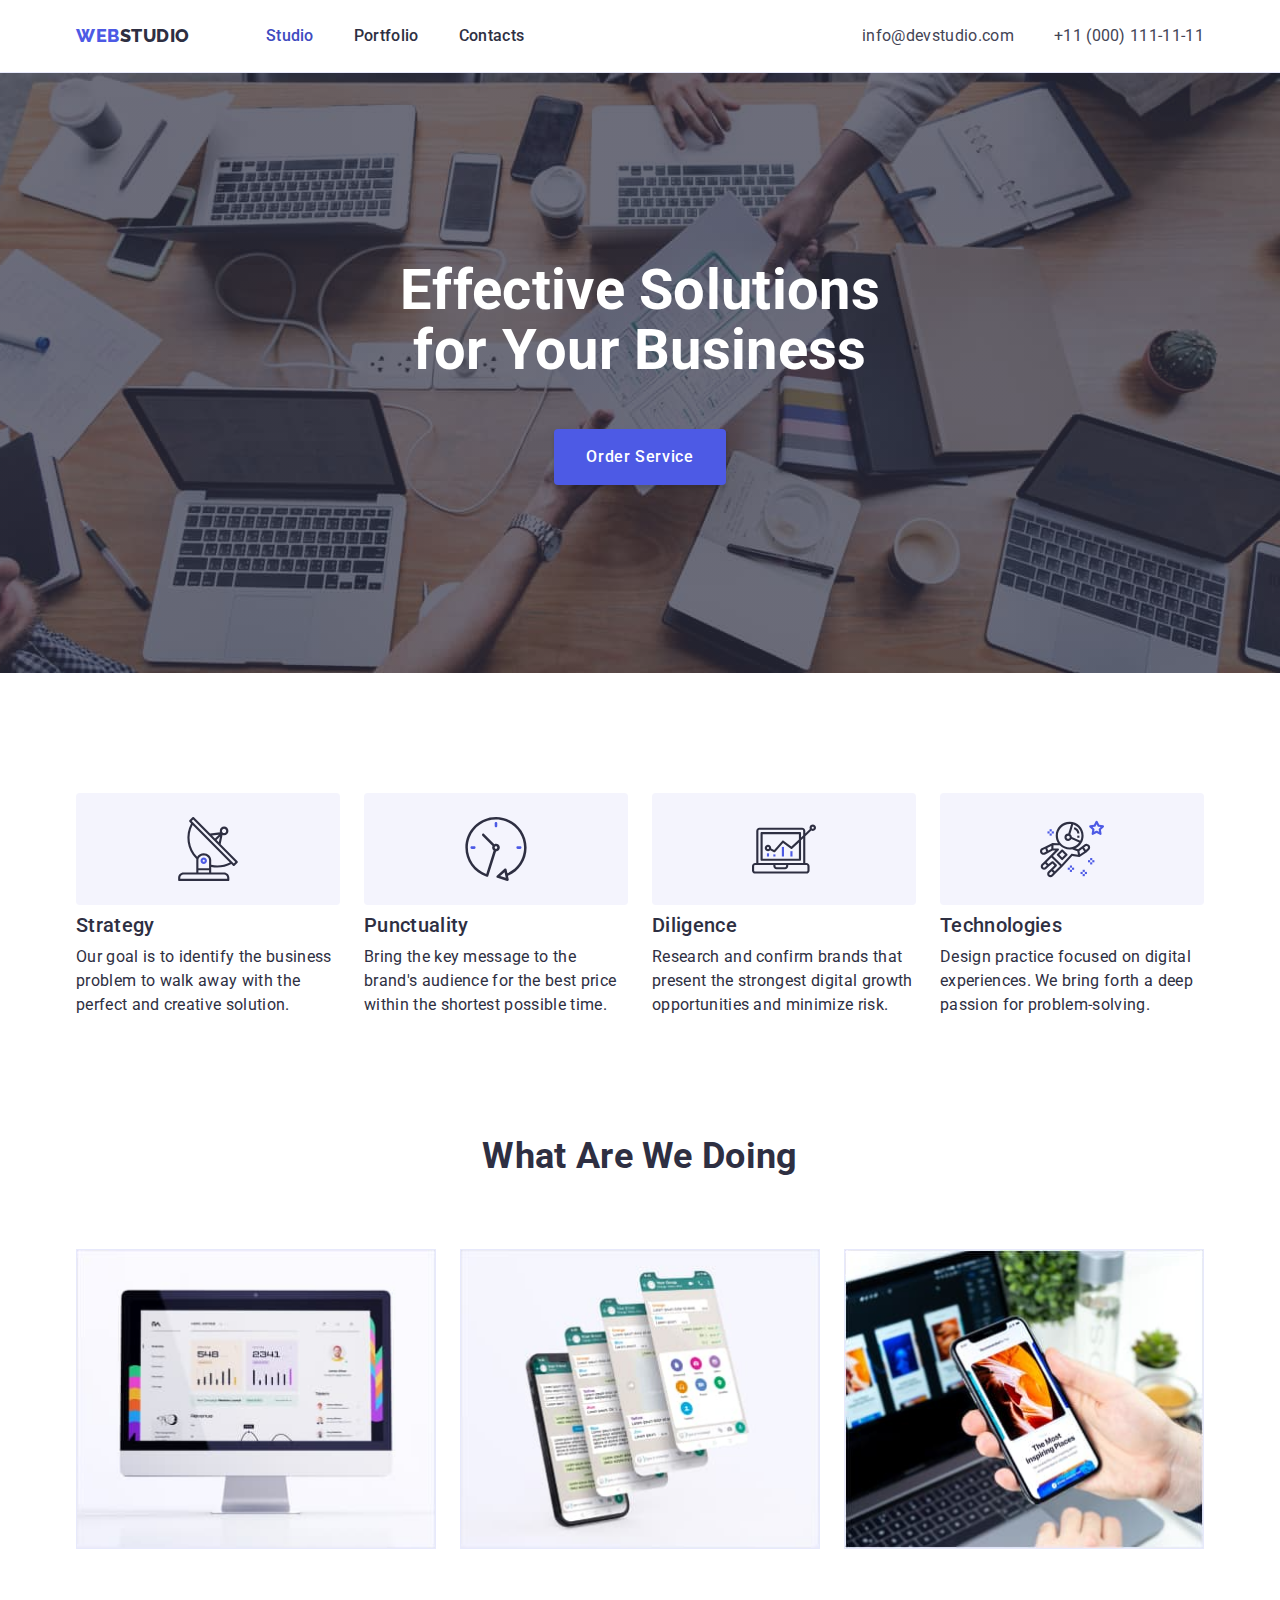
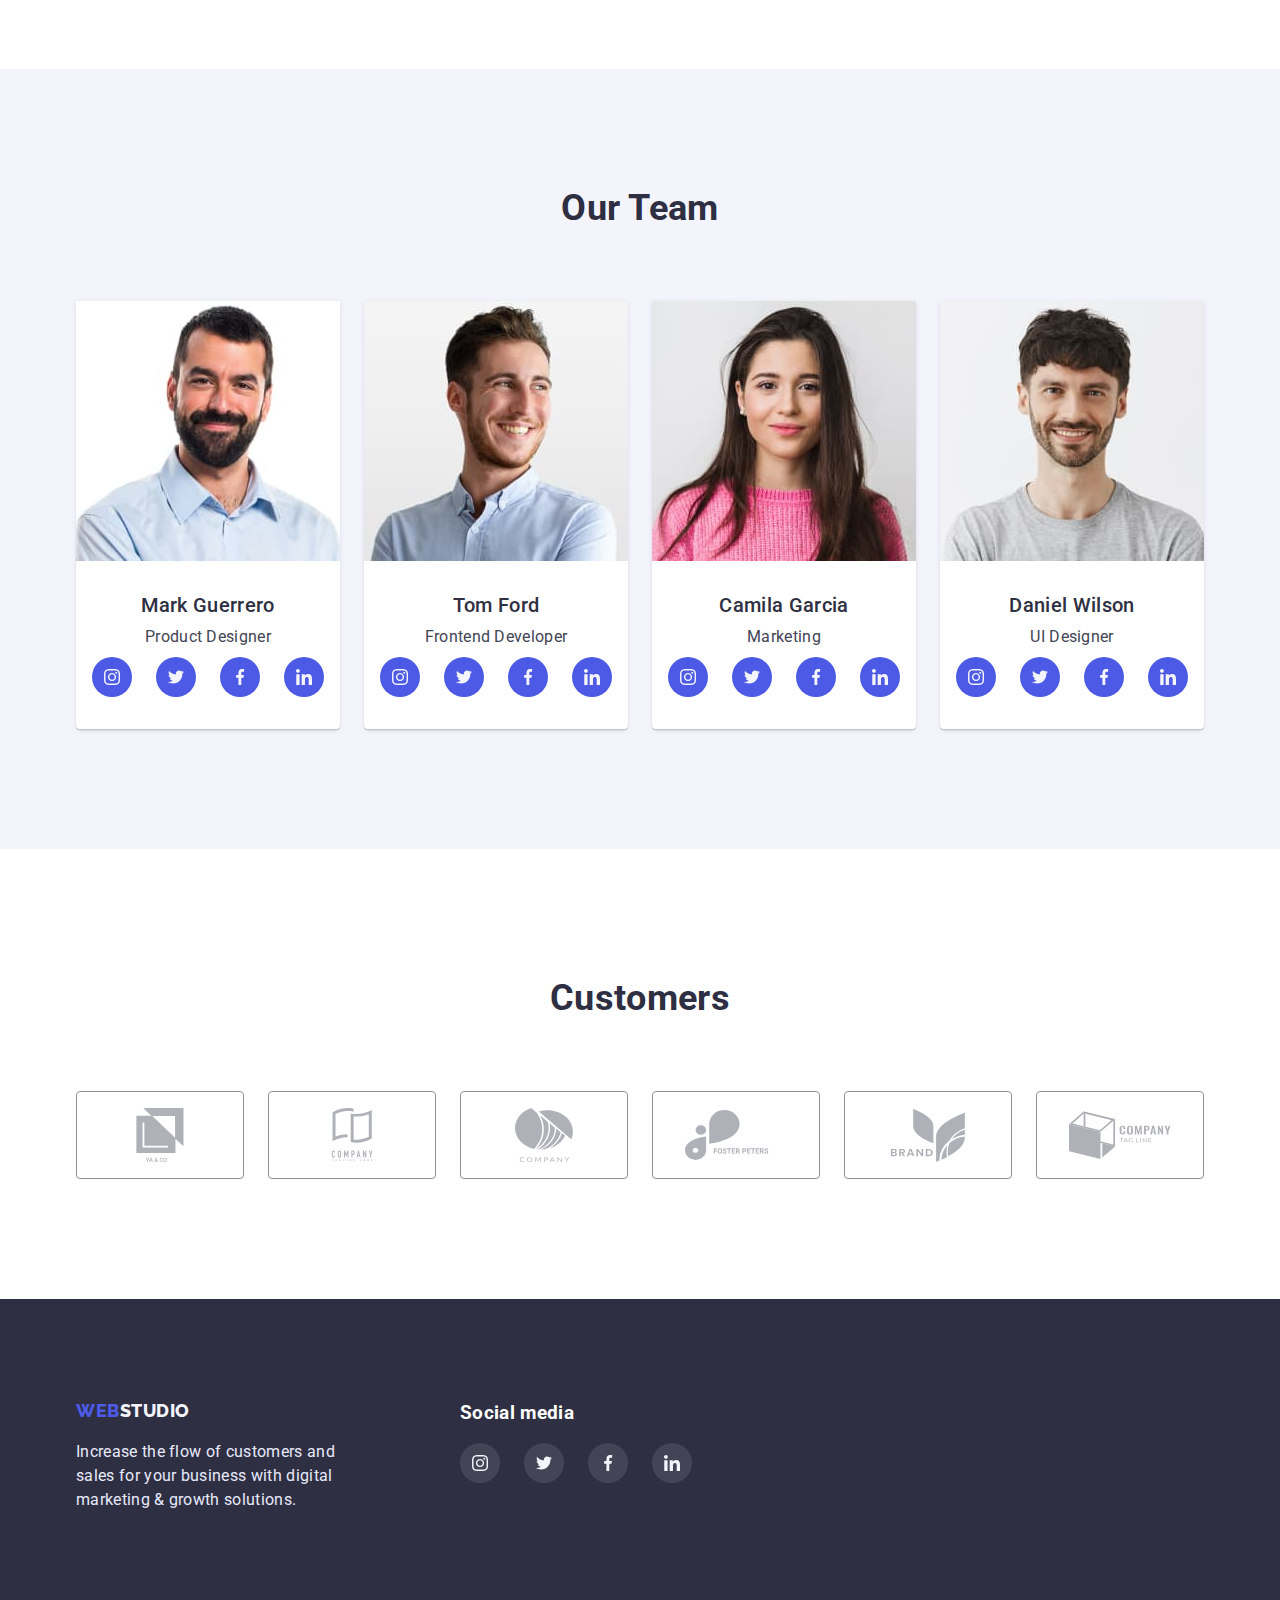
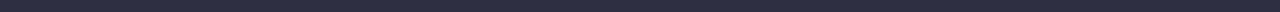
<file: index.html>
<!DOCTYPE html>
<html lang="en">
  <head>
    <meta charset="UTF-8" />
    <meta http-equiv="X-UA-Compatible" content="IE=edge" />
    <meta name="viewport" content="width=device-width, initial-scale=1.0" />

    <title>WebStudio</title>

    <link rel="preconnect" href="https://fonts.googleapis.com" />
    <link rel="preconnect" href="https://fonts.gstatic.com" crossorigin />
    <link
      href="https://fonts.googleapis.com/css2?family=Raleway:wght@800&family=Roboto:wght@400;500;700;900&display=swap"
      rel="stylesheet"
    />
    <link
      rel="stylesheet"
      href="https://cdnjs.cloudflare.com/ajax/libs/modern-normalize/1.1.0/modern-normalize.min.css"
    />

    <link rel="stylesheet" href="./css/styles.css" />
  </head>

  <body>
    <!--header-->
    <header class="header-page">
      <div class="container navi">
        <nav class="header-nav">
          <a href="./index.html" class="logo-studio"
            ><span class="logo-web">Web</span>Studio
          </a>

          <ul class="list-cast navigation">
            <li class="nav-item">
              <a href="./index.html" class="site-nav current">Studio</a>
            </li>
            <li class="nav-item">
              <a href="./portfolio.html" class="site-nav">Portfolio</a>
            </li>
            <li class="nav-item"><a href="#" class="site-nav">Contacts</a></li>
          </ul>
        </nav>
        <address class="nav-adress">
          <ul class="list-cast navigation">
            <li class="nav-adress">
              <a href="mailto:info@devstudio.com" class="email-tell"
                >info@devstudio.com</a
              >
            </li>
            <li class="nav-adress">
              <a href="tel:+110001111111" class="email-tell"
                >+11 (000) 111-11-11</a
              >
            </li>
          </ul>
        </address>
      </div>
    </header>
    <!-- Main-->
    <main>
      <!--Section 1-->
      <section class="hero">
        <div class="container">
          <h1 class="title-main-hero">
            Effective Solutions <br />
            for Your Business
          </h1>
          <button type="button" class="but-hero">Order Service</button>
        </div>
      </section>

      <!--Section 2-->
      <section class="general">
        <div class="container">
          <h2 class="visually-hidden">Coment fyture</h2>
          <ul class="list-cast general-list">
            <li class="general-item icon-antenna">
              <h3 class="general-info">Strategy</h3>
              <p class="general-paragraph">
                Our goal is to identify the business problem to walk away with
                the perfect and creative solution.
              </p>
            </li>

            <li class="general-item icon-clock">
              <h3 class="general-info">Punctuality</h3>
              <p class="general-paragraph">
                Bring the key message to the brand's audience for the best price
                within the shortest possible time.
              </p>
            </li>

            <li class="general-item icon-diagram">
              <h3 class="general-info">Diligence</h3>
              <p class="general-paragraph">
                Research and confirm brands that present the strongest digital
                growth opportunities and minimize risk.
              </p>
            </li>

            <li class="general-item icon-astronaut">
              <h3 class="general-info">Technologies</h3>
              <p class="general-paragraph">
                Design practice focused on digital experiences. We bring forth a
                deep passion for problem-solving.
              </p>
            </li>
          </ul>
        </div>
      </section>

      <!--Section work 3-->
      <section class="work">
        <div class="container">
          <h2 class="title-section-work">What are we doing</h2>
          <ul class="list-cast work-img">
            <li class="work-item">
              <img
                src="./images/img1.jpg"
                class="section-work-img"
                width="360"
                height="300"
                alt="computer"
              />
            </li>

            <li class="work-item">
              <img
                src="./images/img2.jpg"
                class="section-work-img"
                width="360"
                height="300"
                alt="phone"
              />
            </li>

            <li class="work-item">
              <img
                src="./images/img3.jpg"
                class="section-work-img"
                width="360"
                height="300"
                alt="computer-phone"
              />
            </li>
          </ul>
        </div>
      </section>

      <!--Section 4-->
      <section class="team">
        <div class="container">
          <h2 class="about-team">Our Team</h2>
          <ul class="list-cast about-person">
            <li class="list-person">
              <img
                src="./images/mark.jpg"
                width="264"
                height="260"
                alt="mark"
              />
              <div class="person-name-work">
                <h3 class="title-name">Mark Guerrero</h3>
                <p class="profession">Product Designer</p>
                <ul class="list-cast social-list">
                  <li class="social-item">
                    <a href="#" class="social-link">
                      <svg class="social-icon">
                        <use
                          href="./images/symbol-defs.svg#icon-instagram"
                        ></use>
                      </svg>
                    </a>
                  </li>

                  <li class="social-item">
                    <a href="#" class="social-link">
                      <svg class="social-icon">
                        <use href="./images/symbol-defs.svg#icon-twitter"></use>
                      </svg>
                    </a>
                  </li>

                  <li class="social-item">
                    <a href="#" class="social-link">
                      <svg class="social-icon">
                        <use
                          href="./images/symbol-defs.svg#icon-facebook"
                        ></use>
                      </svg>
                    </a>
                  </li>

                  <li class="social-item">
                    <a href="#" class="social-link">
                      <svg class="social-icon">
                        <use
                          href="./images/symbol-defs.svg#icon-linkedin"
                        ></use>
                      </svg>
                    </a>
                  </li>
                </ul>
              </div>
            </li>

            <li class="list-person">
              <img src="./images/tom.jpg" width="264" height="260" alt="tom" />
              <div class="person-name-work">
                <h3 class="title-name">Tom Ford</h3>
                <p class="profession">Frontend Developer</p>
                <ul class="list-cast social-list">
                  <li class="social-item">
                    <a href="#" class="social-link">
                      <svg class="social-icon">
                        <use
                          href="./images/symbol-defs.svg#icon-instagram"
                        ></use>
                      </svg>
                    </a>
                  </li>

                  <li class="social-item">
                    <a href="#" class="social-link">
                      <svg class="social-icon">
                        <use href="./images/symbol-defs.svg#icon-twitter"></use>
                      </svg>
                    </a>
                  </li>

                  <li class="social-item">
                    <a href="#" class="social-link">
                      <svg class="social-icon">
                        <use
                          href="./images/symbol-defs.svg#icon-facebook"
                        ></use>
                      </svg>
                    </a>
                  </li>

                  <li class="social-item">
                    <a href="#" class="social-link">
                      <svg class="social-icon">
                        <use
                          href="./images/symbol-defs.svg#icon-linkedin"
                        ></use>
                      </svg>
                    </a>
                  </li>
                </ul>
              </div>
            </li>

            <li class="list-person">
              <img
                src="./images/camila.jpg"
                width="264"
                height="260"
                alt="camila"
              />
              <div class="person-name-work">
                <h3 class="title-name">Camila Garcia</h3>
                <p class="profession">Marketing</p>
                <ul class="list-cast social-list">
                  <li class="social-item">
                    <a href="#" class="social-link">
                      <svg class="social-icon">
                        <use
                          href="./images/symbol-defs.svg#icon-instagram"
                        ></use>
                      </svg>
                    </a>
                  </li>

                  <li class="social-item">
                    <a href="#" class="social-link">
                      <svg class="social-icon">
                        <use href="./images/symbol-defs.svg#icon-twitter"></use>
                      </svg>
                    </a>
                  </li>

                  <li class="social-item">
                    <a href="#" class="social-link">
                      <svg class="social-icon">
                        <use
                          href="./images/symbol-defs.svg#icon-facebook"
                        ></use>
                      </svg>
                    </a>
                  </li>

                  <li class="social-item">
                    <a href="#" class="social-link">
                      <svg class="social-icon">
                        <use
                          href="./images/symbol-defs.svg#icon-linkedin"
                        ></use>
                      </svg>
                    </a>
                  </li>
                </ul>
              </div>
            </li>

            <li class="list-person">
              <img
                src="./images/daniel.jpg"
                width="264"
                height="260"
                alt="daniel"
              />
              <div class="person-name-work">
                <h3 class="title-name">Daniel Wilson</h3>
                <p class="profession">UI Designer</p>
                <ul class="list-cast social-list">
                  <li class="social-item">
                    <a href="#" class="social-link">
                      <svg class="social-icon">
                        <use
                          href="./images/symbol-defs.svg#icon-instagram"
                        ></use>
                      </svg>
                    </a>
                  </li>

                  <li class="social-item">
                    <a href="#" class="social-link">
                      <svg class="social-icon">
                        <use href="./images/symbol-defs.svg#icon-twitter"></use>
                      </svg>
                    </a>
                  </li>

                  <li class="social-item">
                    <a href="#" class="social-link">
                      <svg class="social-icon">
                        <use
                          href="./images/symbol-defs.svg#icon-facebook"
                        ></use>
                      </svg>
                    </a>
                  </li>

                  <li class="social-item">
                    <a href="#" class="social-link">
                      <svg class="social-icon">
                        <use
                          href="./images/symbol-defs.svg#icon-linkedin"
                        ></use>
                      </svg>
                    </a>
                  </li>
                </ul>
              </div>
            </li>
          </ul>
        </div>
      </section>
      <!-- Section 5 -->
      <section class="about-customers">
        <div class="container">
          <h2 class="customers">Customers</h2>
          <ul class="list-cast customers-list">
            <li class="customers-list-item">
              <a href="#" class="customer-link">
                <svg class="customers-icon">
                  <use href="./images/symbol-defs.svg#icon-ya-co"></use>
                </svg>
              </a>
            </li>

            <li class="customers-list-item">
              <a href="#" class="customers-link">
                <svg class="customers-icon">
                  <use
                    href="./images/symbol-defs.svg#icon-company-tagline-here"
                  ></use>
                </svg>
              </a>
            </li>

            <li class="customers-list-item">
              <a href="#" class="customer-link">
                <svg class="customers-icon">
                  <use href="./images/symbol-defs.svg#icon-company"></use>
                </svg>
              </a>
            </li>

            <li class="customers-list-item">
              <a href="#" class="customer-link">
                <svg class="customers-icon">
                  <use href="./images/symbol-defs.svg#icon-foster-peters"></use>
                </svg>
              </a>
            </li>

            <li class="customers-list-item">
              <a href="#" class="customer-link">
                <svg class="customers-icon">
                  <use href="./images/symbol-defs.svg#icon-brand"></use>
                </svg>
              </a>
            </li>

            <li class="customers-list-item">
              <a href="#" class="customer-link">
                <svg class="customers-icon">
                  <use
                    href="./images/symbol-defs.svg#icon-company-tag-line"
                  ></use>
                </svg>
              </a>
            </li>
          </ul>
        </div>
      </section>
    </main>

    <!-- Foter-->
    <footer class="fon-foot">
      <div class="container container-foot">
        <div class="foot-content">
          <a href="./index.html" class="logo-studio-lihgt"
            ><span class="logo-web">Web</span>Studio</a
          >
          <p class="text-footer">
            Increase the flow of customers and sales for your business with
            digital marketing & growth solutions.
          </p>
        </div>
        <div class="social-media">
          <h3 class="foot-media">Social media</h3>
          <ul class="list-cast social-list">
            <li class="social-item">
              <a href="#" class="social-link-foot">
                <svg class="social-icon">
                  <use href="./images/symbol-defs.svg#icon-instagram"></use>
                </svg>
              </a>
            </li>

            <li class="social-item">
              <a href="#" class="social-link-foot">
                <svg class="social-icon">
                  <use href="./images/symbol-defs.svg#icon-twitter"></use>
                </svg>
              </a>
            </li>

            <li class="social-item">
              <a href="#" class="social-link-foot">
                <svg class="social-icon">
                  <use href="./images/symbol-defs.svg#icon-facebook"></use>
                </svg>
              </a>
            </li>

            <li class="social-item">
              <a href="#" class="social-link-foot">
                <svg class="social-icon">
                  <use href="./images/symbol-defs.svg#icon-linkedin"></use>
                </svg>
              </a>
            </li>
          </ul>
        </div>
      </div>
    </footer>
  </body>
</html>
</file>
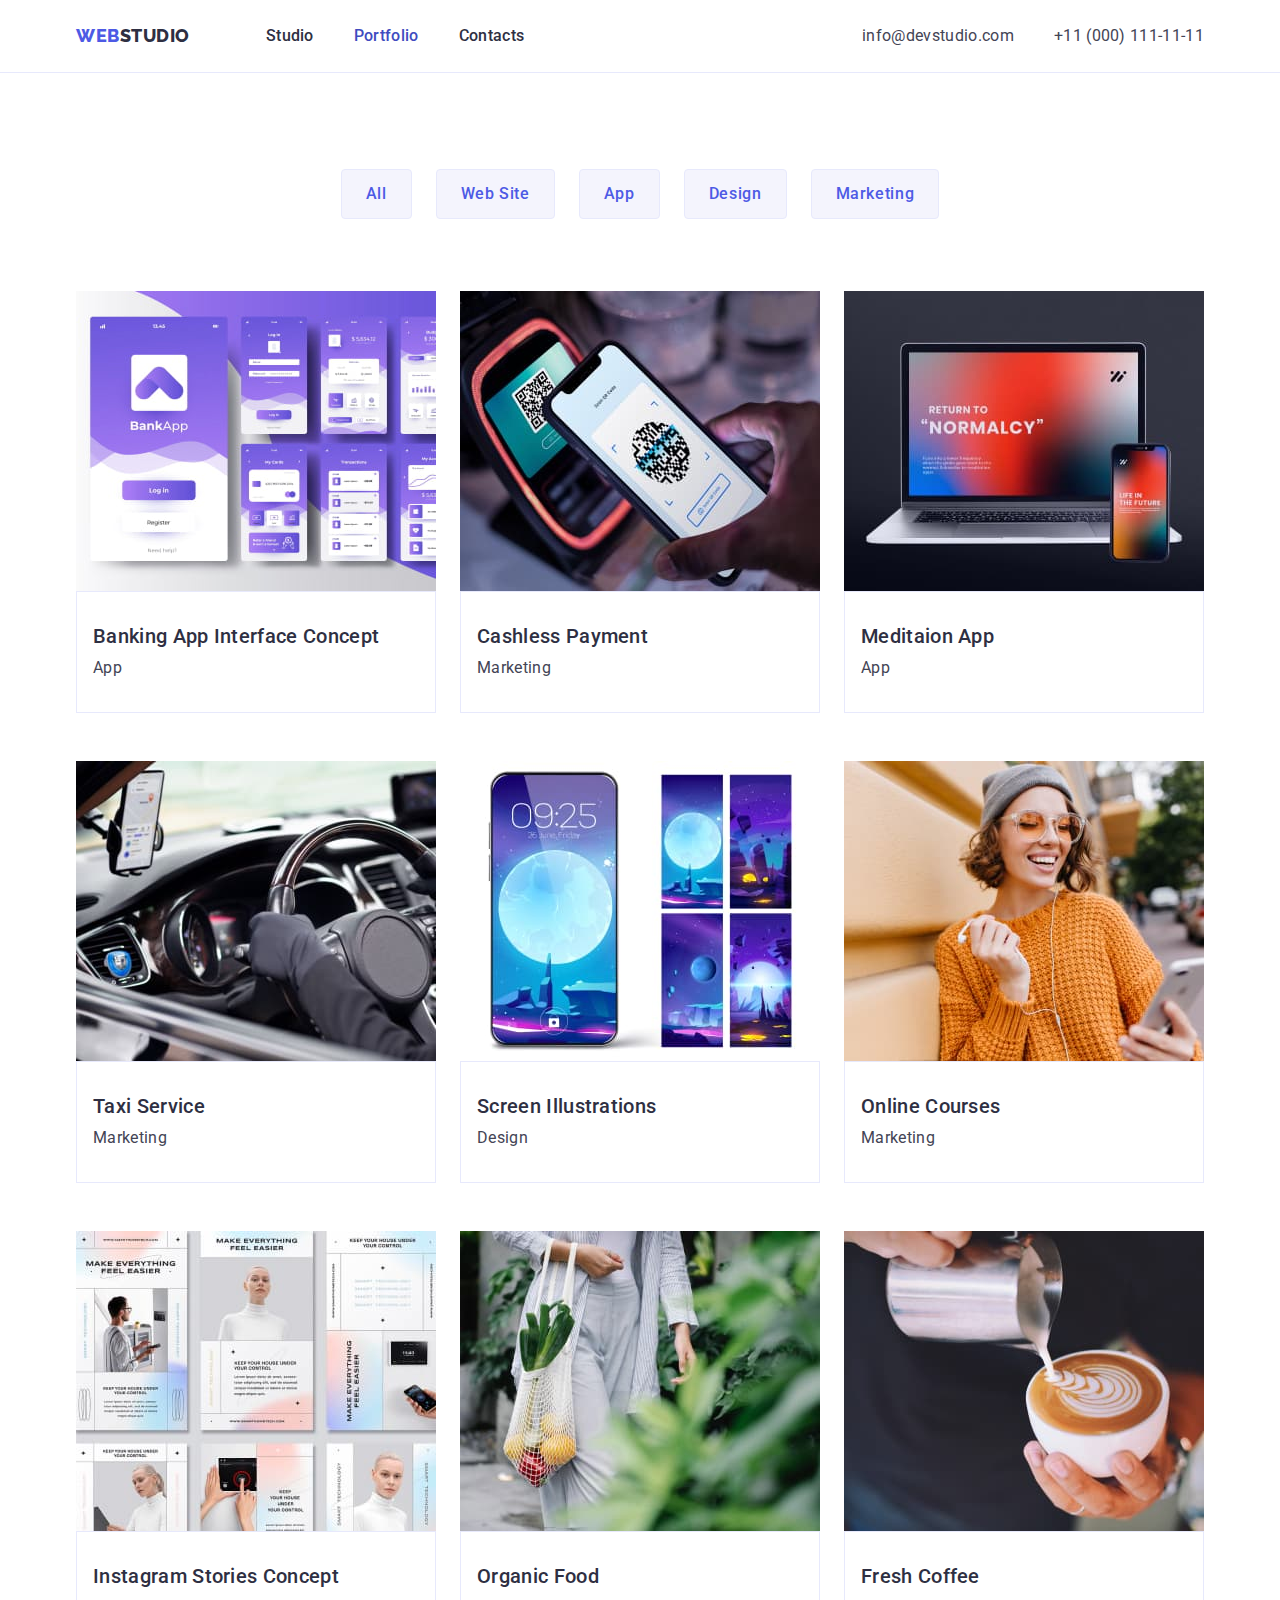
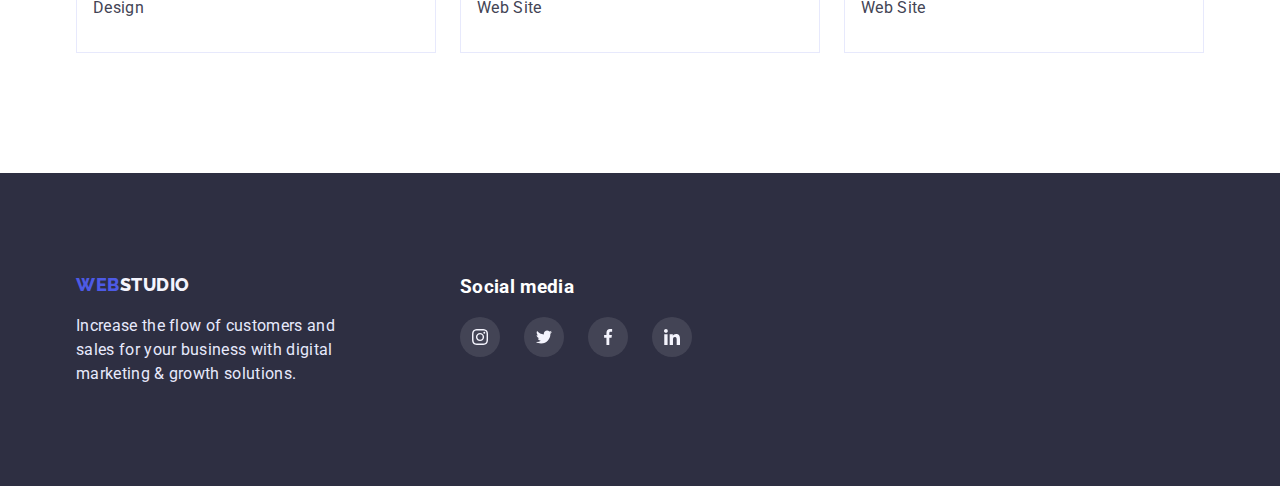
<file: portfolio.html>
<!DOCTYPE html>
<html lang="en">
  <head>
    <meta charset="UTF-8" />
    <meta http-equiv="X-UA-Compatible" content="IE=edge" />
    <meta name="viewport" content="width=device-width, initial-scale=1.0" />

    <title>Portfolio</title>

    <link rel="preconnect" href="https://fonts.googleapis.com" />
    <link rel="preconnect" href="https://fonts.gstatic.com" crossorigin />
    <link
      href="https://fonts.googleapis.com/css2?family=Raleway:wght@800&family=Roboto:wght@400;500;700;900&display=swap"
      rel="stylesheet"
    />
    <link
      rel="stylesheet"
      href="https://cdnjs.cloudflare.com/ajax/libs/modern-normalize/1.1.0/modern-normalize.min.css"
    />

    <link rel="stylesheet" href="./css/styles.css" />
  </head>

  <body>
    <header class="header-page">
      <div class="container navi">
        <nav class="header-nav">
          <a href="./index.html" class="logo-studio"
            ><span class="logo-web">Web</span>Studio
          </a>

          <ul class="list-cast navigation">
            <li class="nav-item">
              <a href="./index.html" class="site-nav">Studio</a>
            </li>
            <li class="nav-item">
              <a href="./portfolio.html" class="site-nav current">Portfolio</a>
            </li>
            <li class="nav-item"><a href="#" class="site-nav">Contacts</a></li>
          </ul>
        </nav>

        <address class="nav">
          <ul class="list-cast navigation">
            <li class="nav-item">
              <a href="mailto:info@devstudio.com" class="email-tell"
                >info@devstudio.com</a
              >
            </li>
            <li class="nav-item">
              <a href="tel:+110001111111" class="email-tell"
                >+11 (000) 111-11-11</a
              >
            </li>
          </ul>
        </address>
      </div>
    </header>
    <main>
      <!-- section-1-portfolio -->

      <section class="card-app">
        <div class="container">
          <h1 class="visually-hidden">Coment fyture</h1>
          <!-- filtr -->

          <ul class="list-cast list-filtr">
            <li><button type="button" class="but-filtr">All</button></li>
            <li><button type="button" class="but-filtr">Web Site</button></li>
            <li><button type="button" class="but-filtr">App</button></li>
            <li><button type="button" class="but-filtr">Design</button></li>
            <li><button type="button" class="but-filtr">Marketing</button></li>
          </ul>

          <ul class="list-cast list-app">
            <li class="item-app">
              <a href="" class="emphasis-title-app">
                <img
                  src="./images/banking-app.jpg"
                  width="360"
                  height="300"
                  alt="banking-app"
                />
                <div class="list-app-item">
                  <h2 class="title-app">Banking App Interface Concept</h2>
                  <p class="name-app">App</p>
                </div>
              </a>
            </li>

            <li class="item-app">
              <a href="" class="emphasis-title-app">
                <img
                  src="./images/cashless-payment.jpg"
                  width="360"
                  height="300"
                  alt="cashless-payment"
                />
                <div class="list-app-item">
                  <h2 class="title-app">Cashless Payment</h2>
                  <p class="name-app">Marketing</p>
                </div>
              </a>
            </li>

            <li class="item-app">
              <a href="" class="emphasis-title-app">
                <img
                  src="./images/meditaion-app.jpg"
                  width="360"
                  height="300"
                  alt="meditaion-app"
                />
                <div class="list-app-item">
                  <h2 class="title-app">Meditaion App</h2>
                  <p class="name-app">App</p>
                </div>
              </a>
            </li>

            <li class="item-app">
              <a href="" class="emphasis-title-app">
                <img
                  src="./images/taxi-service.jpg"
                  width="360"
                  height="300"
                  alt="taxi-service"
                />
                <div class="list-app-item">
                  <h2 class="title-app">Taxi Service</h2>
                  <p class="name-app">Marketing</p>
                </div>
              </a>
            </li>

            <li class="item-app">
              <a href="" class="emphasis-title-app">
                <img
                  src="./images/scren-illustrations.jpg"
                  width="360"
                  height="300"
                  alt="scren-illustrations"
                />
                <div class="list-app-item">
                  <h2 class="title-app">Screen Illustrations</h2>
                  <p class="name-app">Design</p>
                </div>
              </a>
            </li>

            <li class="item-app">
              <a href="" class="emphasis-title-app">
                <img
                  src="./images/online-courses.jpg"
                  width="360"
                  height="300"
                  alt="online-courses"
                />
                <div class="list-app-item">
                  <h2 class="title-app">Online Courses</h2>
                  <p class="name-app">Marketing</p>
                </div>
              </a>
            </li>

            <li class="item-app">
              <a href="" class="emphasis-title-app">
                <img
                  src="./images/instagram-stories.jpg"
                  width="360"
                  height="300"
                  alt="instagram-stories"
                />
                <div class="list-app-item">
                  <h2 class="title-app">Instagram Stories Concept</h2>
                  <p class="name-app">Design</p>
                </div>
              </a>
            </li>

            <li class="item-app">
              <a href="" class="emphasis-title-app">
                <img
                  src="./images/organic-food.jpg"
                  width="360"
                  height="300"
                  alt="organic-food"
                />
                <div class="list-app-item">
                  <h2 class="title-app">Organic Food</h2>
                  <p class="name-app">Web Site</p>
                </div>
              </a>
            </li>

            <li class="item-app">
              <a href="" class="emphasis-title-app">
                <img
                  src="./images/fresh-coffee.jpg"
                  width="360"
                  height="300"
                  alt="fresh-coffee"
                />
                <div class="list-app-item">
                  <h2 class="title-app">Fresh Coffee</h2>
                  <p class="name-app">Web Site</p>
                </div>
              </a>
            </li>
          </ul>
        </div>
      </section>
    </main>
    <footer class="fon-foot">
      <div class="container container-foot">
        <div class="foot-content">
          <a href="./index.html" class="logo-studio-lihgt"
            ><span class="logo-web">Web</span>Studio</a
          >
          <p class="text-footer">
            Increase the flow of customers and sales for your business with
            digital marketing & growth solutions.
          </p>
        </div>
        <div class="social-media">
          <h3 class="foot-media">Social media</h3>
          <ul class="list-cast social-list">
            <li class="social-item">
              <a href="#" class="social-link-foot">
                <svg class="social-icon">
                  <use href="./images/symbol-defs.svg#icon-instagram"></use>
                </svg>
              </a>
            </li>

            <li class="social-item">
              <a href="#" class="social-link-foot">
                <svg class="social-icon">
                  <use href="./images/symbol-defs.svg#icon-twitter"></use>
                </svg>
              </a>
            </li>

            <li class="social-item">
              <a href="#" class="social-link-foot">
                <svg class="social-icon">
                  <use href="./images/symbol-defs.svg#icon-facebook"></use>
                </svg>
              </a>
            </li>

            <li class="social-item">
              <a href="#" class="social-link-foot">
                <svg class="social-icon">
                  <use href="./images/symbol-defs.svg#icon-linkedin"></use>
                </svg>
              </a>
            </li>
          </ul>
        </div>
      </div>
    </footer>
  </body>
</html>
</file>
<file: css/styles.css>
:root {
  /* color palitre */

  --clr-backgraund-main: #ffffff;
  --clr-primary: #2e2f42;
  --crl-secondary: #434455;
  --clr-primary-brand: #4d5ae5;
  --clr-liht: #ffffff;
  --clr-underline: rgba(0, 0, 0, 0.15);
  --clr-text-footer: #e7e9fc;
  /* secondary page */
  --clr-filtr-beck: #f4f4fd;
  --clr-bord-beck: #e7e9fc;
  --clr-hove-beck: #404bbf;
  --clr-hove-media: #31d0aa;
  --clr-icon: #afb1b8;
  --clr-gradiet-hero: rgba(46, 47, 66, 0.7);
  --clr-color-media-icon: rgba(255, 255, 255, 0.1);
}
body {
  background-color: var(--clr-backgraund-main);
  font-family: Roboto, sans-serif;
  font-size: 16px;

  letter-spacing: 0.02em;
  line-height: 1.5;

  color: var(--clr-primary);
}
h1,
h2,
h3,
h4,
h5,
h6,
ul,
ol,
p {
  margin: 0;
  padding: 0;
}

.list-cast {
  list-style-type: none;
}
.container {
  max-width: 1158px;
  margin-left: auto;
  margin-right: auto;
  padding-left: 15px;
  padding-right: 15px;
}
img,
svg {
  display: block;
  max-width: 100%;
  height: auto;
}

/* оформлення лого HEADER */
.header-page {
  border-bottom: 1px solid var(--clr-text-footer);
}

.header-nav {
  display: flex;
  align-items: center;
}
.navi {
  justify-content: space-between;
  display: flex;
}

.logo-studio {
  margin-right: 76px;
  font-family: 'Raleway', sans-serif;
  font-weight: 800;
  font-size: 18px;
  line-height: 1.33;

  letter-spacing: 0.03em;

  color: var(--clr-primary);

  text-decoration-line: none;
  text-transform: uppercase;
}
.logo-web {
  color: var(--clr-primary-brand);
}
.navigation {
  display: flex;
  gap: 40px;
}

.site-nav {
  display: block;
  padding-top: 24px;
  padding-bottom: 24px;

  font-weight: 500;

  color: var(--clr-primary);
  text-decoration-line: none;
}

.site-nav:hover,
.site-nav:focus {
  color: var(--clr-hove-beck);
}

/* активна ссилка(сторінки) */

.site-nav.current {
  color: var(--clr-hove-beck);
}
.email-tell {
  padding-top: 24px;
  padding-bottom: 24px;
  display: block;

  font-style: normal;
  color: var(--crl-secondary);
  text-decoration-line: none;
}
.email-tell:hover,
.email-tell:focus {
  color: var(--clr-hove-beck);
}

/* Section 1 hero  */
.hero {
  padding-top: 188px;
  padding-bottom: 188px;

  max-width: 1440px;
  height: 600px;
  margin-left: auto;
  margin-right: auto;

  text-align: center;
  background-color: var(--clr-primary);
  background-image: Linear-gradient(
      to right,
      var(--clr-gradiet-hero),
      var(--clr-gradiet-hero)
    ),
    url(../images/people-office.jpg);
  background-size: cover;
  background-repeat: no-repeat;
  background-position: center;
}

.title-main-hero {
  margin-bottom: 48px;

  font-size: 56px;
  line-height: 1.07;

  color: var(--clr-liht);
}

.but-hero {
  padding: 16px 32px;

  font-family: inherit;
  font-weight: 500;
  font-size: 16px;
  line-height: 1.5;
  letter-spacing: 0.04em;
  min-width: 169px;

  color: var(--clr-liht);
  background-color: var(--clr-primary-brand);

  box-shadow: 0px 4px 4px var(--clr-underline);
  border-radius: 4px;

  border: none;
  cursor: pointer;
}
.but-hero:hover,
.but-hero:focus {
  background-color: var(--clr-hove-beck);
}
/* section 2 (h2) secondary  page section 1  (h1)  */
.general {
  padding-top: 120px;
  padding-bottom: 120px;
}
.general-list {
  display: flex;
  flex-wrap: wrap;
  gap: 24px;
}
.general-item {
  flex-basis: calc((100% - 3 * 24px) / 4);
}

.general-item::before {
  content: '';
  margin-bottom: 8px;
  display: block;
  height: 112px;

  background-size: contain;
  background-repeat: no-repeat;
  background-position: center;
  border-radius: 4px;

  background-color: var(--clr-filtr-beck);
}
.icon-antenna::before {
  background-size: 64px;
  background-image: url(../images/antenna.svg);
}
.icon-clock::before {
  background-size: 64px;
  background-image: url(../images/clock.svg);
}
.icon-diagram::before {
  background-size: 64px;
  background-image: url(../images/diagram.svg);
}
.icon-astronaut::before {
  background-size: 64px;
  background-image: url(../images/astronaut.svg);
}

.visually-hidden {
  position: absolute;
  width: 1px;
  height: 1px;
  margin: -1px;
  border: 0;
  padding: 0;
  white-space: nowrap;
  clip-path: inset(100%);
  clip: rect(0 0 0 0);
  overflow: hidden;
}

.general-info {
  font-weight: 500;
  font-size: 20px;
  line-height: 1.2;

  margin: 0;
}
.general-paragraph {
  margin-top: 8px;
}
/* cection work 3  */
.work {
  padding-bottom: 120px;
}
.title-section-work {
  margin-bottom: 72px;

  font-size: 36px;
  line-height: 1.11;

  text-align: center;
  text-transform: capitalize;

  color: var(--clr-primary);
}

.work-item {
  flex-basis: calc((100% - 2 * 24px) / 3);
}
.section-work-img {
  border: 1px solid var(--clr-text-footer);
}
.work-img {
  gap: 24px;
  display: flex;
}
/* section 4 Our team */
.team {
  padding-top: 120px;
  padding-bottom: 120px;
  background-color: var(--clr-filtr-beck);
}

.list-person {
  border-radius: 0px 0px 4px 4px;
  flex-basis: calc((100% - 3 * 24px) / 4);
  background-color: var(--clr-liht);

  box-shadow: 0px 1px 6px rgba(46, 47, 66, 0.08),
    0px 1px 1px rgba(46, 47, 66, 0.16), 0px 2px 1px rgba(46, 47, 66, 0.08);
}
.about-person {
  display: flex;
  gap: 24px;
}
.about-team {
  margin-bottom: 72px;

  font-size: 36px;
  line-height: 1.11;

  text-align: center;
  text-transform: capitalize;

  color: var(--clr-primary);
}
.person-name-work {
  padding-top: 32px;
  padding-bottom: 32px;
}
.title-name {
  margin-bottom: 8px;
  font-weight: 500;
  font-size: 20px;
  line-height: 1.2;

  text-align: center;

  color: var(--clr-primary);
}
/* social icon */
.social-list {
  display: flex;
  align-items: center;
  justify-content: center;
  gap: 24px;

  margin-top: 8px;
}
.social-item {
  width: 40px;
  height: 40px;
}
.social-link {
  display: flex;
  align-items: center;
  justify-content: center;
  width: 100%;
  height: 100%;

  background-color: var(--clr-primary-brand);
  border-radius: 50%;
  background-size: contain;
  background-position: center;
}
.social-link:hover,
.social-link:focus {
  background-color: var(--clr-hove-beck);
}

.social-icon {
  width: 16px;
  height: 16px;
  fill: var(--clr-filtr-beck);
}

.profession {
  margin: 0;
  text-align: center;

  color: var(--crl-secondary);
}
/* Section 5 */
.about-customers {
  padding-top: 130px;
  padding-bottom: 120px;
}
.customers {
  margin-bottom: 72px;

  font-size: 36px;
  line-height: 1.11;

  text-align: center;
  text-transform: capitalize;

  color: var(--clr-primary);
}
.customers-list {
  display: flex;
  gap: 24px;
}
.customers-list-item {
  width: 168px;
  height: 88px;
  border: 1px solid #8e8f99;
  border-radius: 4px;
}
.customers-link {
}
.customers-icon {
  display: flex;
  align-items: center;
  justify-content: center;
  width: 100%;
  height: 100%;
  padding: 16px 32px;

  fill: var(--clr-icon);
}
.customers-icon:hover,
.customers-link:focus .customers-icon {
  fill: var(--clr-hove-beck);
}

/* Footer */

.fon-foot {
  padding-top: 100px;
  padding-bottom: 100px;
  background-color: var(--clr-primary);
}
.container-foot {
  display: flex;
}
.logo-studio-lihgt {
  display: inline-block;
  font-family: 'Raleway', sans-serif;
  font-weight: 800;
  font-size: 18px;
  line-height: 1.33;

  letter-spacing: 0.03em;

  color: var(--clr-primary);
  text-decoration-line: none;
  text-transform: uppercase;
  color: var(--clr-filtr-beck);
}
.foot-content {
  width: 264px;
}
.text-footer {
  margin-top: 16px;

  color: var(--clr-text-footer);
}
.social-media {
  margin-left: 120px;
}
.foot-media {
  color: var(--clr-liht);
  margin-bottom: 16px;
}
.social-link-foot {
  display: flex;
  align-items: center;
  justify-content: center;
  width: 100%;
  height: 100%;

  background-color: var(--clr-color-media-icon);
  border-radius: 50%;
  background-size: contain;
  background-position: center;
}
.social-link-foot:hover,
.social-link-foot:focus {
  background-color: var(--clr-hove-media);
}

/* Portfolio secondary page */

.card-app {
  padding-top: 96px;
  padding-bottom: 120px;
}
.list-filtr {
  margin-bottom: 72px;
  display: flex;

  justify-content: center;
  gap: 24px;
}
.but-filtr {
  padding: 12px 24px;
  font-family: inherit;
  font-weight: 500;
  font-size: 16px;
  line-height: 1.5;

  text-align: center;
  letter-spacing: 0.04em;

  color: var(--clr-primary-brand);
  background-color: var(--clr-filtr-beck);

  border: 1px solid var(--clr-bord-beck);
  border-radius: 4px;
  cursor: pointer;
}
.but-filtr:hover,
.but-filtr:focus {
  color: var(--clr-liht);
  background-color: var(--clr-hove-beck);
  box-shadow: 0px 3px 1px rgba(0, 0, 0, 0.1), 0px 2px 1px rgba(0, 0, 0, 0.08),
    0px 2px 2px rgba(0, 0, 0, 0.12);
}
.list-app {
  margin-right: -24px;
  margin-bottom: -48px;

  display: flex;
  flex-wrap: wrap;
}
.item-app {
  margin-right: 24px;
  margin-bottom: 48px;

  flex-basis: calc((100% - 3 * 24px) / 3);
}
.item-app:hover,
.item-app:focus {
  box-shadow: 0px 1px 6px rgba(46, 47, 66, 0.08),
    0px 1px 1px rgba(46, 47, 66, 0.16), 0px 2px 1px rgba(46, 47, 66, 0.08);
}

.emphasis-title-app {
  text-decoration-line: none;
}
.list-app-item {
  padding: 32px 0 32px 16px;
  border: 1px solid var(--clr-bord-beck);
}
.title-app {
  margin-bottom: 8px;
  font-weight: 500;
  font-size: 20px;
  line-height: 1.2;

  color: var(--clr-primary);
}
.name-app {
  color: var(--crl-secondary);
  margin: 0;
}
</file>
